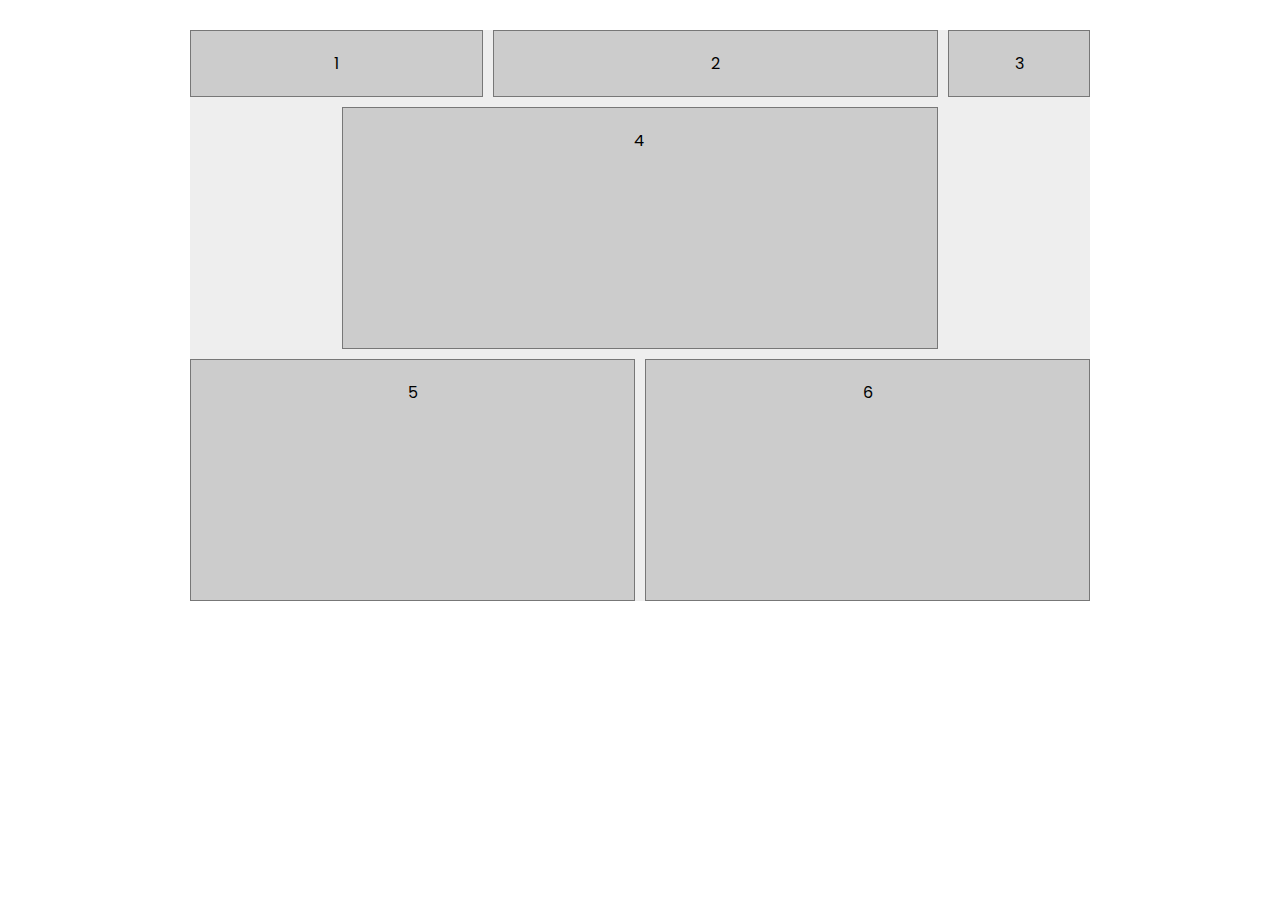
<file: css-grid-layouts/1 - basics/index.html>
<html lang="en">
<head>
  <meta charset="UTF-8">
  <meta http-equiv="X-UA-Compatible" content="IE=edge">
  <meta name="viewport" content="width=device-width, initial-scale=1.0">
  <title>CSS Grid Basics</title>
  <link rel="stylesheet" href="styles.css">
</head>
<body>

  <div class="grid-container">
    <div>1</div>
    <div>2</div>
    <div>3</div>
    <div>4</div>
    <div>5</div>
    <div>6</div>
  </div>
  
</body>
</html>
</file>
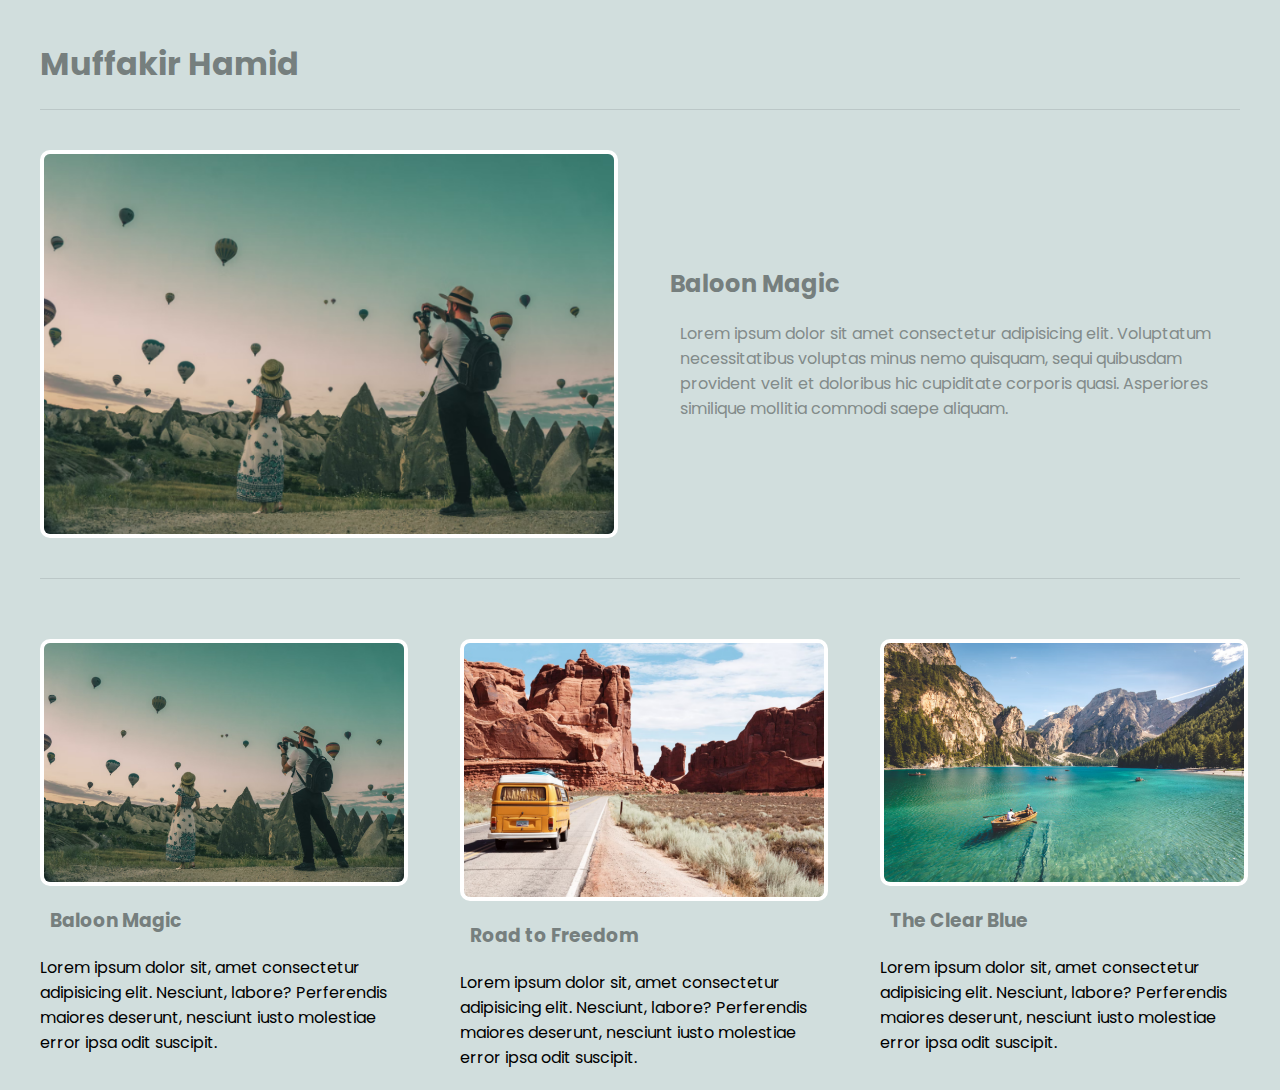
<file: css-grid-layouts/2 - multi-column/index.html>
<html lang="en">
  <head>
    <meta charset="UTF-8" />
    <meta http-equiv="X-UA-Compatible" content="IE=edge" />
    <meta name="viewport" content="width=device-width, initial-scale=1.0" />
    <title>Multi Column Blog Layout</title>
    <link rel="stylesheet" href="styles.css" />
  </head>
  <body>
    <header>
      <h1>Muffakir Hamid</h1>
    </header>
    <main class="grid-container">
      <article class="featured">
        <img src="img/1.png" alt="Featured Img" />
        <div>
          <h2 id="title-main">Baloon Magic</h2>
          <p>
            Lorem ipsum dolor sit amet consectetur adipisicing elit. Voluptatum
            necessitatibus voluptas minus nemo quisquam, sequi quibusdam
            provident velit et doloribus hic cupiditate corporis quasi.
            Asperiores similique mollitia commodi saepe aliquam.
          </p>
        </div>
      </article>
      <article>
        <img src="img/1.png" alt="Article Img" />

        <div>
          <h3>Baloon Magic</h3>
          Lorem ipsum dolor sit, amet consectetur adipisicing elit. Nesciunt,
          labore? Perferendis maiores deserunt, nesciunt iusto molestiae error
          ipsa odit suscipit.
        </div>
      </article>
      <article>
        <img src="img/2.png" alt="Article Img" />

        <div>
          <h3>Road to Freedom</h3>
          Lorem ipsum dolor sit, amet consectetur adipisicing elit. Nesciunt,
          labore? Perferendis maiores deserunt, nesciunt iusto molestiae error
          ipsa odit suscipit.
        </div>
      </article>
      <article>
        <img src="img/3.png" alt="Article Img" />

        <div>
          <h3>The Clear Blue</h3>
          Lorem ipsum dolor sit, amet consectetur adipisicing elit. Nesciunt,
          labore? Perferendis maiores deserunt, nesciunt iusto molestiae error
          ipsa odit suscipit.
        </div>
      </article>
    </main>
  </body>
</html>
</file>
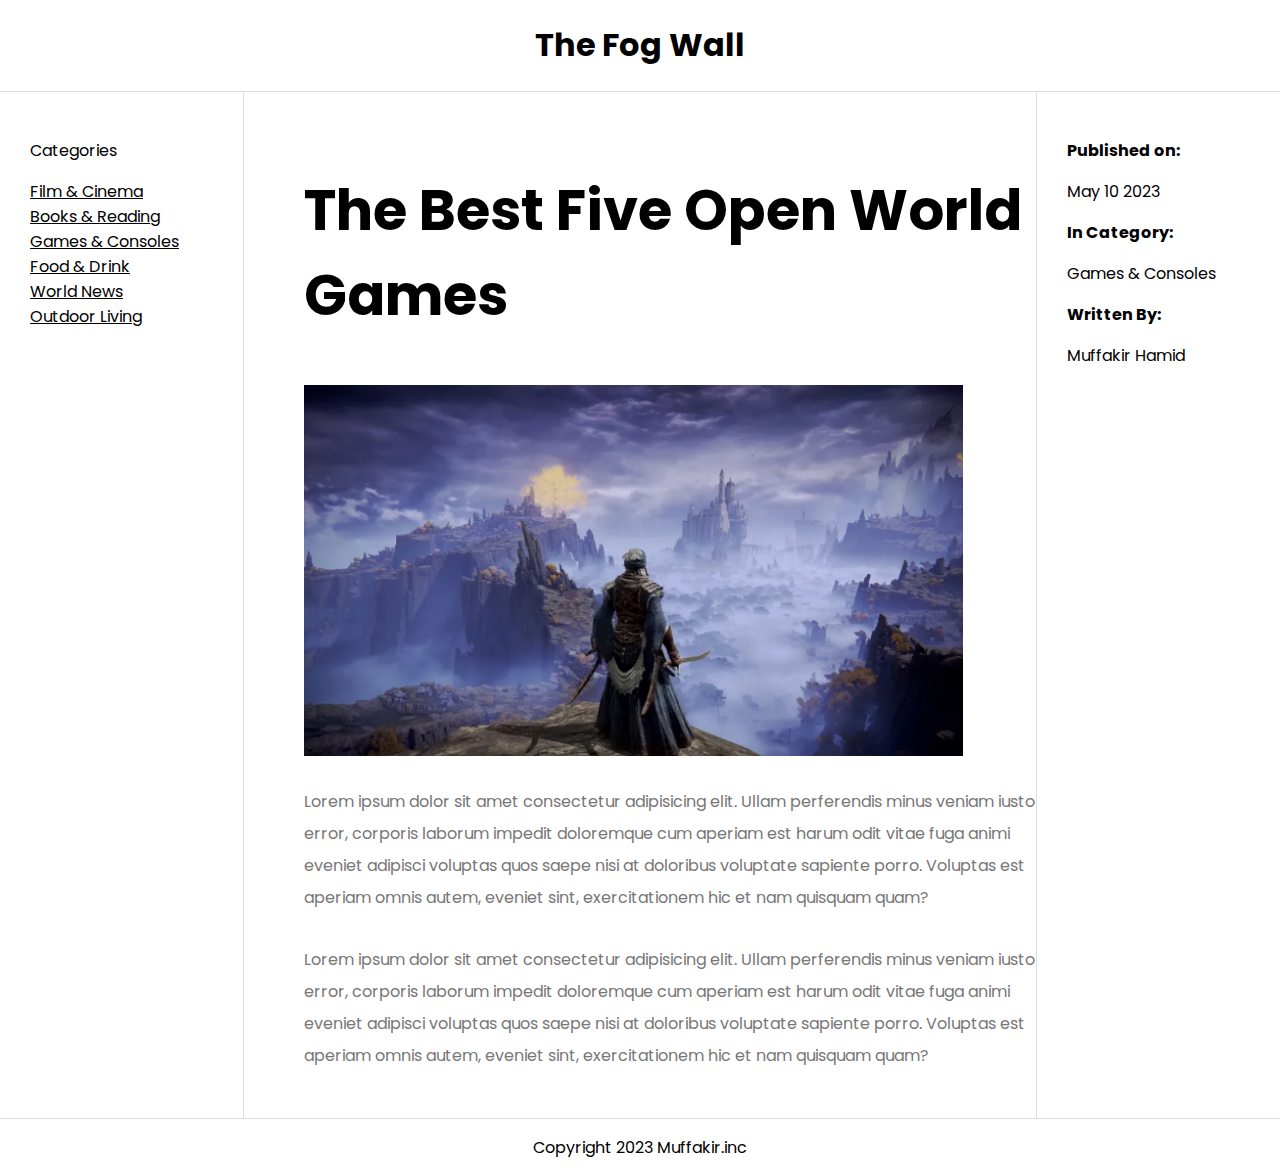
<file: css-grid-layouts/3 - holy-grail/index.html>
<html lang="en">
  <head>
    <meta charset="UTF-8" />
    <meta http-equiv="X-UA-Compatible" content="IE=edge" />
    <meta name="viewport" content="width=device-width, initial-scale=1.0" />
    <title>Holy Grail Layout</title>
    <link rel="stylesheet" href="styles.css" />
  </head>
  <body>
    <div class="grid-container">
      <header>
        <h1>The Fog Wall</h1>
      </header>

      <nav>
        <p>Categories</p>
        <li>Film & Cinema</li>
        <li>Books & Reading</li>
        <li>Games & Consoles</li>
        <li>Food & Drink</li>
        <li>World News</li>
        <li>Outdoor Living</li>
      </nav>

      <article>
        <h2>The Best Five Open World Games</h2>
        <img src="img/banner.png" alt="Article Banner" />
        <p>
          Lorem ipsum dolor sit amet consectetur adipisicing elit. Ullam
          perferendis minus veniam iusto error, corporis laborum impedit
          doloremque cum aperiam est harum odit vitae fuga animi eveniet
          adipisci voluptas quos saepe nisi at doloribus voluptate sapiente
          porro. Voluptas est aperiam omnis autem, eveniet sint, exercitationem
          hic et nam quisquam quam?
        </p>
        <p>
          Lorem ipsum dolor sit amet consectetur adipisicing elit. Ullam
          perferendis minus veniam iusto error, corporis laborum impedit
          doloremque cum aperiam est harum odit vitae fuga animi eveniet
          adipisci voluptas quos saepe nisi at doloribus voluptate sapiente
          porro. Voluptas est aperiam omnis autem, eveniet sint, exercitationem
          hic et nam quisquam quam?
        </p>
      </article>

      <aside>
        <ul>
          <li>
            <p><strong>Published on:</strong></p>
            <p>May 10 2023</p>
          </li>
          <li>
            <p><strong>In Category:</strong></p>
            <p>Games & Consoles</p>
          </li>
          <li>
            <p><strong>Written By:</strong></p>
            <p>Muffakir Hamid</p>
          </li>
        </ul>
      </aside>
      <footer>
        <p>Copyright 2023 Muffakir.inc</p>
      </footer>
    </div>
  </body>
</html>
</file>
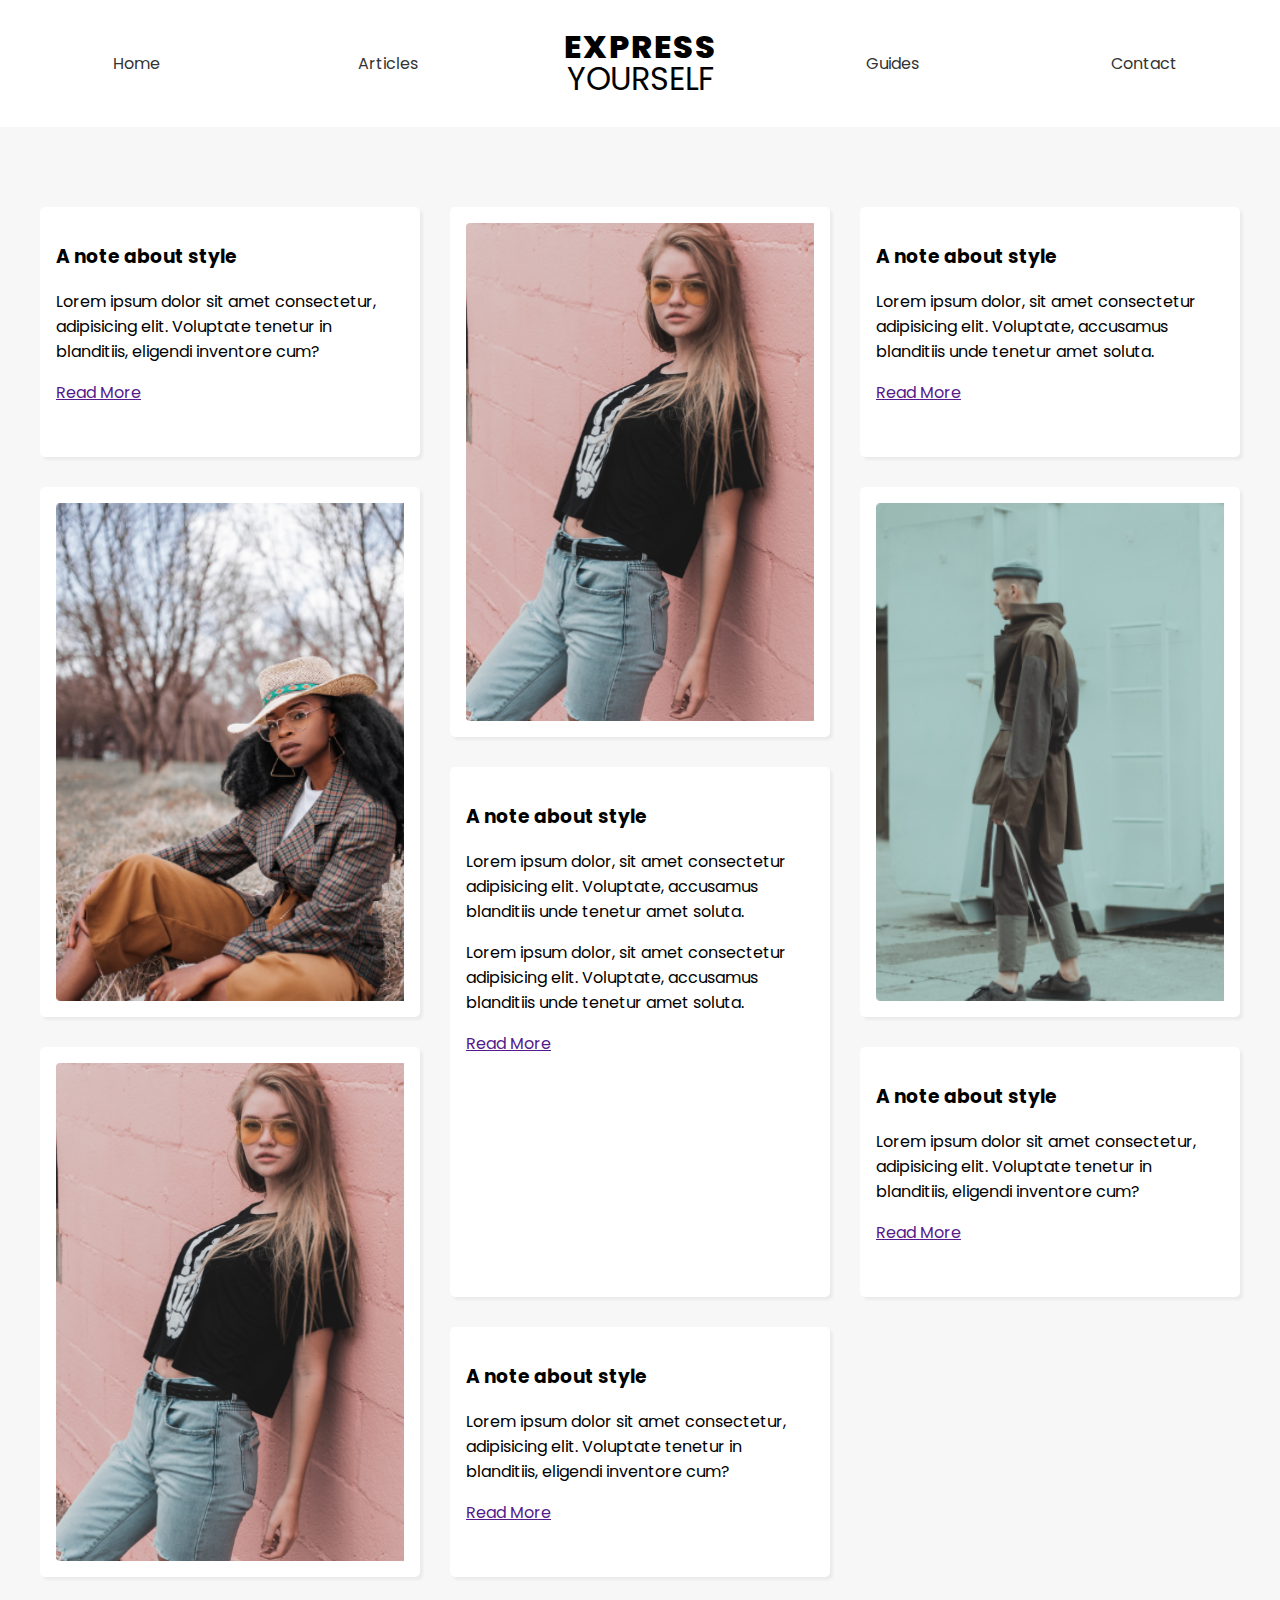
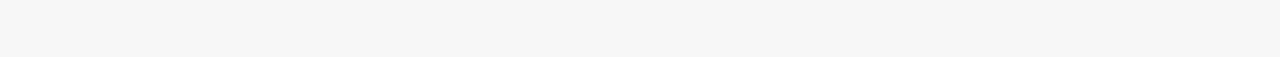
<file: css-grid-layouts/4 - masonry/index.html>
<html lang="en">
  <head>
    <meta charset="UTF-8" />
    <meta http-equiv="X-UA-Compatible" content="IE=edge" />
    <meta name="viewport" content="width=device-width, initial-scale=1.0" />
    <title>Masonry Style Layout</title>
    <link rel="stylesheet" href="styles.css" />
  </head>
  <body>
    <header>
      <nav>
        <a href="/">Home</a>
        <a href="/">Articles</a>
        <h1>
          <div>Express</div>
          <div>Yourself</div>
        </h1>
        <a href="/">Guides</a>
        <a href="/">Contact</a>
      </nav>
    </header>

    <main>
      <div class="short">
        <h3>A note about style</h3>
        <p>
          Lorem ipsum dolor sit amet consectetur, adipisicing elit. Voluptate
          tenetur in blanditiis, eligendi inventore cum?
        </p>
        <a href="">Read More</a>
      </div>
      <div class="tall">
        <img src="img/1.png" alt="" />
      </div>

      <div class="short">
        <h3>A note about style</h3>
        <p>
          Lorem ipsum dolor, sit amet consectetur adipisicing elit. Voluptate,
          accusamus blanditiis unde tenetur amet soluta.
        </p>
        <a href="">Read More</a>
      </div>

      <div class="tall">
        <img src="img/2.png" alt="">
      </div>
      <div class="tall">
        <img src="img/3.png" alt="">
      </div>
      <div class="tall">
        <h3>A note about style</h3>
        <p>
          Lorem ipsum dolor, sit amet consectetur adipisicing elit. Voluptate,
          accusamus blanditiis unde tenetur amet soluta.
        </p>
        <p>
          Lorem ipsum dolor, sit amet consectetur adipisicing elit. Voluptate,
          accusamus blanditiis unde tenetur amet soluta.
        </p>
        <a href="">Read More</a>
      </div>

      <div class="tall">
        <img src="img/1.png" alt="">
      </div>
      <div class="short">
        <h3>A note about style</h3>
        <p>
          Lorem ipsum dolor sit amet consectetur, adipisicing elit. Voluptate
          tenetur in blanditiis, eligendi inventore cum?
        </p>
        <a href="">Read More</a>
      </div>
      <div class="short">
        <h3>A note about style</h3>
        <p>
          Lorem ipsum dolor sit amet consectetur, adipisicing elit. Voluptate
          tenetur in blanditiis, eligendi inventore cum?
        </p>
        <a href="">Read More</a>
      </div>

    </main>
  </body>
</html>
</file>
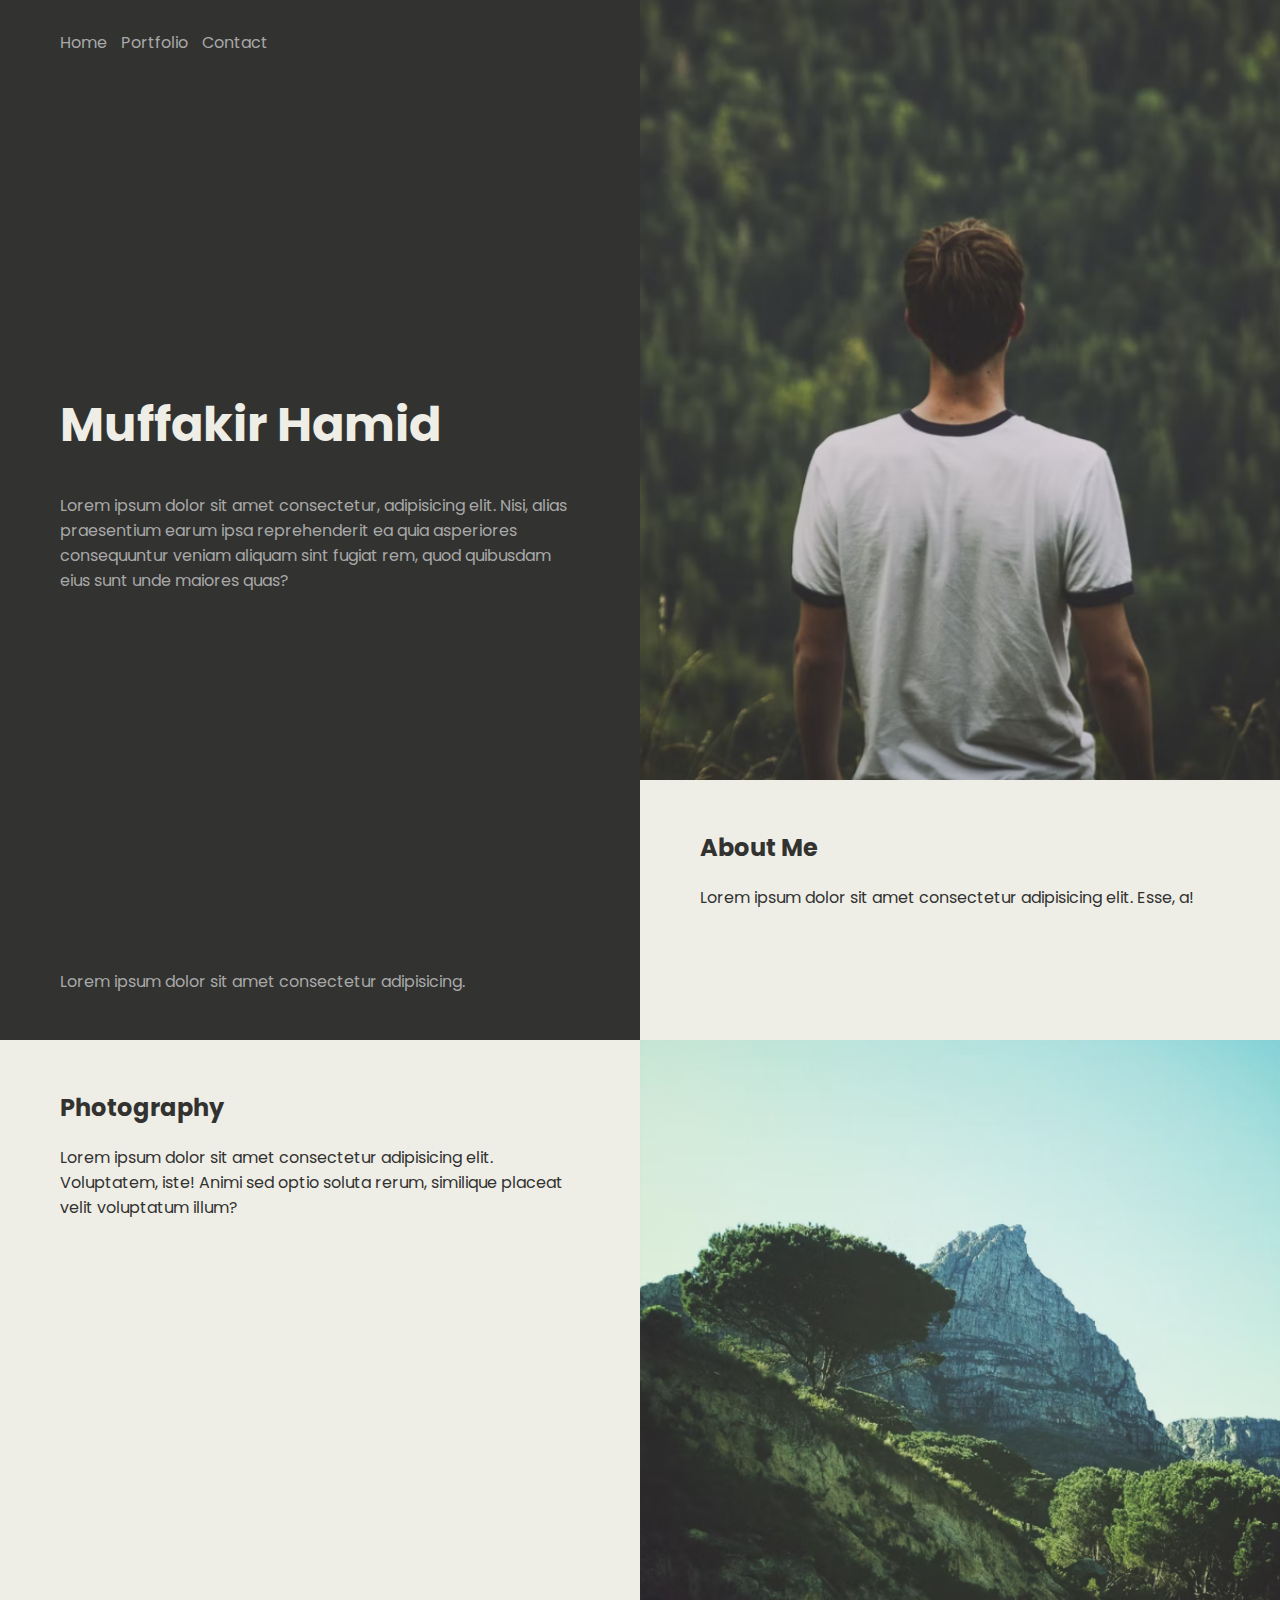
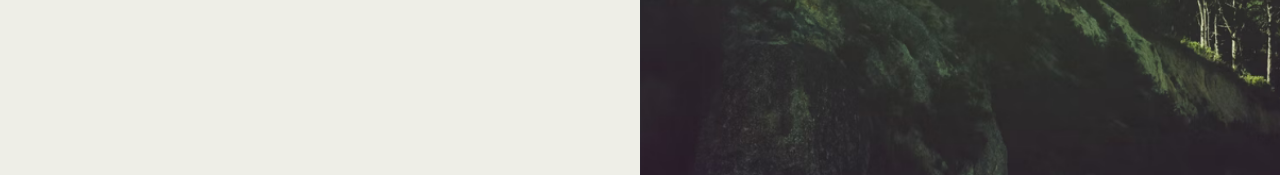
<file: css-grid-layouts/5 - portfolio/index.html>
<html lang="en">
  <head>
    <meta charset="UTF-8" />
    <meta http-equiv="X-UA-Compatible" content="IE=edge" />
    <meta name="viewport" content="width=device-width, initial-scale=1.0" />
    <title>Portfolio Full-Screen Layout</title>
    <link rel="stylesheet" href="styles.css" />
  </head>
  <body>
    <main>
      <div class="panel welcome">
        <nav>
          <a href="/">Home</a>
          <a href="/">Portfolio</a>
          <a href="/">Contact</a>
        </nav>

        <div>
          <h1>Muffakir Hamid</h1>
          <p>
            Lorem ipsum dolor sit amet consectetur, adipisicing elit. Nisi,
            alias praesentium earum ipsa reprehenderit ea quia asperiores
            consequuntur veniam aliquam sint fugiat rem, quod quibusdam eius
            sunt unde maiores quas?
          </p>
        </div>
        <footer>
          <p>Lorem ipsum dolor sit amet consectetur adipisicing.</p>
        </footer>
      </div>
      <div class="panel about">
        <img src="img/1.png" alt="" />
        <div class="text">
          <h2>About Me</h2>
          <p>
            Lorem ipsum dolor sit amet consectetur adipisicing elit. Esse, a!
          </p>
        </div>
      </div>

      <div class="panel photos">
        <div class="text">
          <h2>Photography</h2>
          <p>
            Lorem ipsum dolor sit amet consectetur adipisicing elit. Voluptatem,
            iste! Animi sed optio soluta rerum, similique placeat velit
            voluptatum illum?
          </p>
        </div>
        <img src="img/2.png" alt="">
      </div>
    </main>
  </body>
</html>
</file>
<file: css-grid-layouts/1 - basics/styles.css>
@import url('https://fonts.googleapis.com/css2?family=Poppins:wght@200;400;500;600;800&family=VT323&display=swap');

body {
  margin: 30px;
  font-family: "Poppins";
}

.grid-container {
  background: #eee;
  max-width: 900px;
  margin: 0 auto;
  grid-gap: 10px;
  justify-items: stretch;
  display: grid;
  grid-template-columns: repeat(6, 1fr);

}
.grid-container > div {
  background: #ccc;
  text-align: center;
  grid-gap: 10px;
  padding: 20px;
  border: 1px solid #777;
}

.grid-container > div:nth-child(1) {
  grid-column: 1 /span 2;
}

.grid-container > div:nth-child(2) {
  grid-column:span 3;
}

.grid-container > div:nth-child(3) {
  grid-column: span 1;
}
.grid-container > div:nth-child(4) {
  grid-column: 2/6;
  height: 200px;
}
.grid-container > div:nth-child(5) {
  grid-column: 1/4;
  height: 200px;
}
.grid-container > div:nth-child(6) {
  grid-column: 4/7;
  height: 200px;
}
</file>
<file: css-grid-layouts/2 - multi-column/styles.css>
@import url('https://fonts.googleapis.com/css2?family=Poppins:wght@200;400;500;600;800&family=VT323&display=swap');

body {
  margin: 20px;
  font-family: "Poppins";
  background: #d1dedd;
}
ul, li {
  padding: 0;
  list-style-type: none;
}
h1,h2,h3 {
  color: #767f7e;
}
p {
  color: #828b8a;
}

header {
  max-width: 1200px;
  margin:40px auto;
  border-bottom: 1px solid #bbc7c7;
}

.grid-container {
  display: grid;
  grid-template-columns: repeat(3, 1fr);
  gap: 60px;
  max-width: 1200px;
  margin:20px auto;
}

article.featured {
  grid-column: span 3;
  display: grid;
  grid-template-columns: repeat(2, 1fr);
  gap: 60px;
  align-items: center;
  border-bottom: 1px solid #bbc7c7;
  padding-bottom: 40px;
}

article img, article.featured img {
  width: 100%;
  border: 4px solid #fff;
  border-radius: 10px;
}

article p ,article h3 {
  margin: 20px 10px;
}

/* responsive */

@media screen and (max-width: 980px) {
 article {
  grid-column: span 3;
  display: grid;
  grid-template-columns: repeat(2, 1fr);
  gap: 60px;
  align-items: center;
 }
}

@media screen and (max-width: 768px) {
 article, article.featured {
  display: block;
  margin: 0;

 }  
}
</file>
<file: css-grid-layouts/3 - holy-grail/styles.css>
@import url('https://fonts.googleapis.com/css2?family=Poppins:wght@200;400;500;600;800&family=VT323&display=swap');

body {
  margin: 0;
  font-family: "Poppins";
}
ul, li {
  padding: 0;
  list-style-type: none;
}

.grid-container {
  display: grid;
  grid-template-columns: 1fr 3fr 1fr;
  column-gap: 30px;
}
header {
  grid-column: span 3;
  text-align: center;
  border-bottom: 1px solid #ddd;
}

nav {
  padding: 30px;
  border-right: 1px solid #ddd;
}
nav li {
  text-decoration: underline;
}
article {
  width: 100%;
  padding: 30px;
}

article h2 {
  font-size: 3.5em;
}
article img {
  width: 90%;
}

article p {
  margin-top: 30px;
  line-height: 2em;
  color: #777 ;
}

aside {
  padding: 30px;
  border-left: 1px solid #ddd;
}

footer {
  grid-column: span 3;
  text-align: center;
  border-top: 1px solid #ddd;
}

/* Responsive */
@media screen and (max-width: 1200px) {
 nav {
  grid-column: span 3;
  border-right: none;
  border-bottom: 1px solid #ddd;
 }
 nav li {
  display: inline-block;
  margin-right: 10px;
 }
 article {
  grid-column: span 2;
 }
 aside {
  padding: 16px;
 }
}

@media screen and (max-width: 980px) {
 
  nav,article,aside {
    grid-column: span 3;
  }
  aside {
    border-left: 0;
    border-top: 1px solid #ddd;    
  }

  article h2 {
    font-size: 2.5em;
  }


}
</file>
<file: css-grid-layouts/4 - masonry/styles.css>
@import url('https://fonts.googleapis.com/css2?family=Poppins:wght@200;400;500;600;800&family=VT323&display=swap');

body {
  margin: 0;
  font-family: "Poppins";
  background: #f7f7f7;
}

header {
  background: #fff;
  padding: 10px;
}

nav {
  max-width: 1400px;
  margin: 0 auto;
  display: grid;
  grid-template-columns: repeat(5, 1fr);
  text-align: center;
  align-items: center;
}
nav a {
  color: #333;
  text-decoration: none;

}
nav h1 {
  text-transform: uppercase;
  line-height: 1em;
}
nav a:hover {
  text-decoration: underline;
  transition: all 0.3s ease;
}

nav h1 div:first-child {
  font-weight: 800;
  letter-spacing: 1.5px;
}
nav h1 div:last-child {
  font-weight: 400;
}

main {
  max-width: 1200px;
  margin: 60px auto;
  display: grid;
  padding: 20px;
  padding: 20px;
  grid-template-columns: repeat(3,1fr);
  grid-auto-rows: 250px;
  gap: 30px;

}

main div {
  overflow: hidden;
  background-color: white;
  border-radius: 5px;
  border: 16px solid #fff;
  box-shadow: 3px 3px 3px rgba(0,0,0,0.05);
}
main img {
  min-width: 100%;
  height: 100%;
}
main .short {
  grid-row: span 1;
}
main .tall {
  grid-row: span 2;
}

@media screen and (max-width: 960px) {
  main {
    grid-template-columns: repeat(2,1fr);
  }
 }
 @media screen and (max-width: 620px) {
  main {
    grid-template-columns: repeat(1,1fr);
    max-width: 400px;
    margin: 20px auto;
  }
  nav {
    grid-template-columns: repeat(4, 1fr);
  }
  nav h1 {
    grid-column: 1/ span 4;
    grid-row: 1;
  }
 }
</file>
<file: css-grid-layouts/5 - portfolio/styles.css>
@import url('https://fonts.googleapis.com/css2?family=Poppins:wght@200;400;500;600;800&family=VT323&display=swap');

body {
  margin: 0;
  font-family: "Poppins";
}

main {
  display: grid;
  grid-template-columns: 1.2fr 1fr 1fr;
  min-height: 100%;

}
.panel {
  display: grid;
  grid-template-rows: 1fr;
}
.panel .text {
  background: #eeeee7;
  color: #323230;
  padding: 30px 60px;
}
.panel.welcome {
  background: #323230;
  padding: 30px 60px ;
  grid-auto-rows: 1fr;

}
.panel.welcome nav a {
color: #a8a8a8;
text-decoration: none;
margin-right: 10px;
}

.panel.welcome p {
 color: #a8a8a8;
 max-width: 540px;
}
.panel.welcome h1 {
  color: #eeeee7;
  font-size: 3em;
 }
 .panel.welcome footer {
   align-self: end;
 }

 .panel.about {
  grid-template-rows: 3fr 1fr;
  overflow: hidden;
  

 }
 .panel.about img {
  min-width: 100%;
  min-height: 100%;
 }

 .panel.photos {
  grid-template-rows: 1fr 3fr;
  overflow: hidden;
 }

.panel.photos img {
  min-width: 100%;
  min-height: 100%;
}

@media screen and (max-width: 1400px) {
  main {
    grid-template-columns:1fr 1fr;
  
  }
  .panel.photos {
    grid-column: span 2 ;
    grid-template-columns: repeat(2, 1fr);
    grid-template-rows: 1fr;
  }
  
}
@media screen and (max-width: 960px) {
  main {
    grid-template-columns: 100%;
    grid-template-rows: 500px 400px 400px;
  }
  .panel.about  {
    grid-row: 2;
    grid-template-columns: 1fr 1fr;
    grid-template-rows: 1fr;
  }
  .panel img {
    min-width: 100%;
    min-height: 100%;
  }
  
  
}

@media screen and (max-width: 680px) {
  main {

    grid-template-rows: 700px 600px 600px;
}
    .panel.about, .panel.photos {
      grid-template-columns: 1fr;
      grid-column: span 1;
      grid-template-rows: 1fr 1fr;
      border-bottom: 1px solid #dcdcdc;
    }
}
</file>
